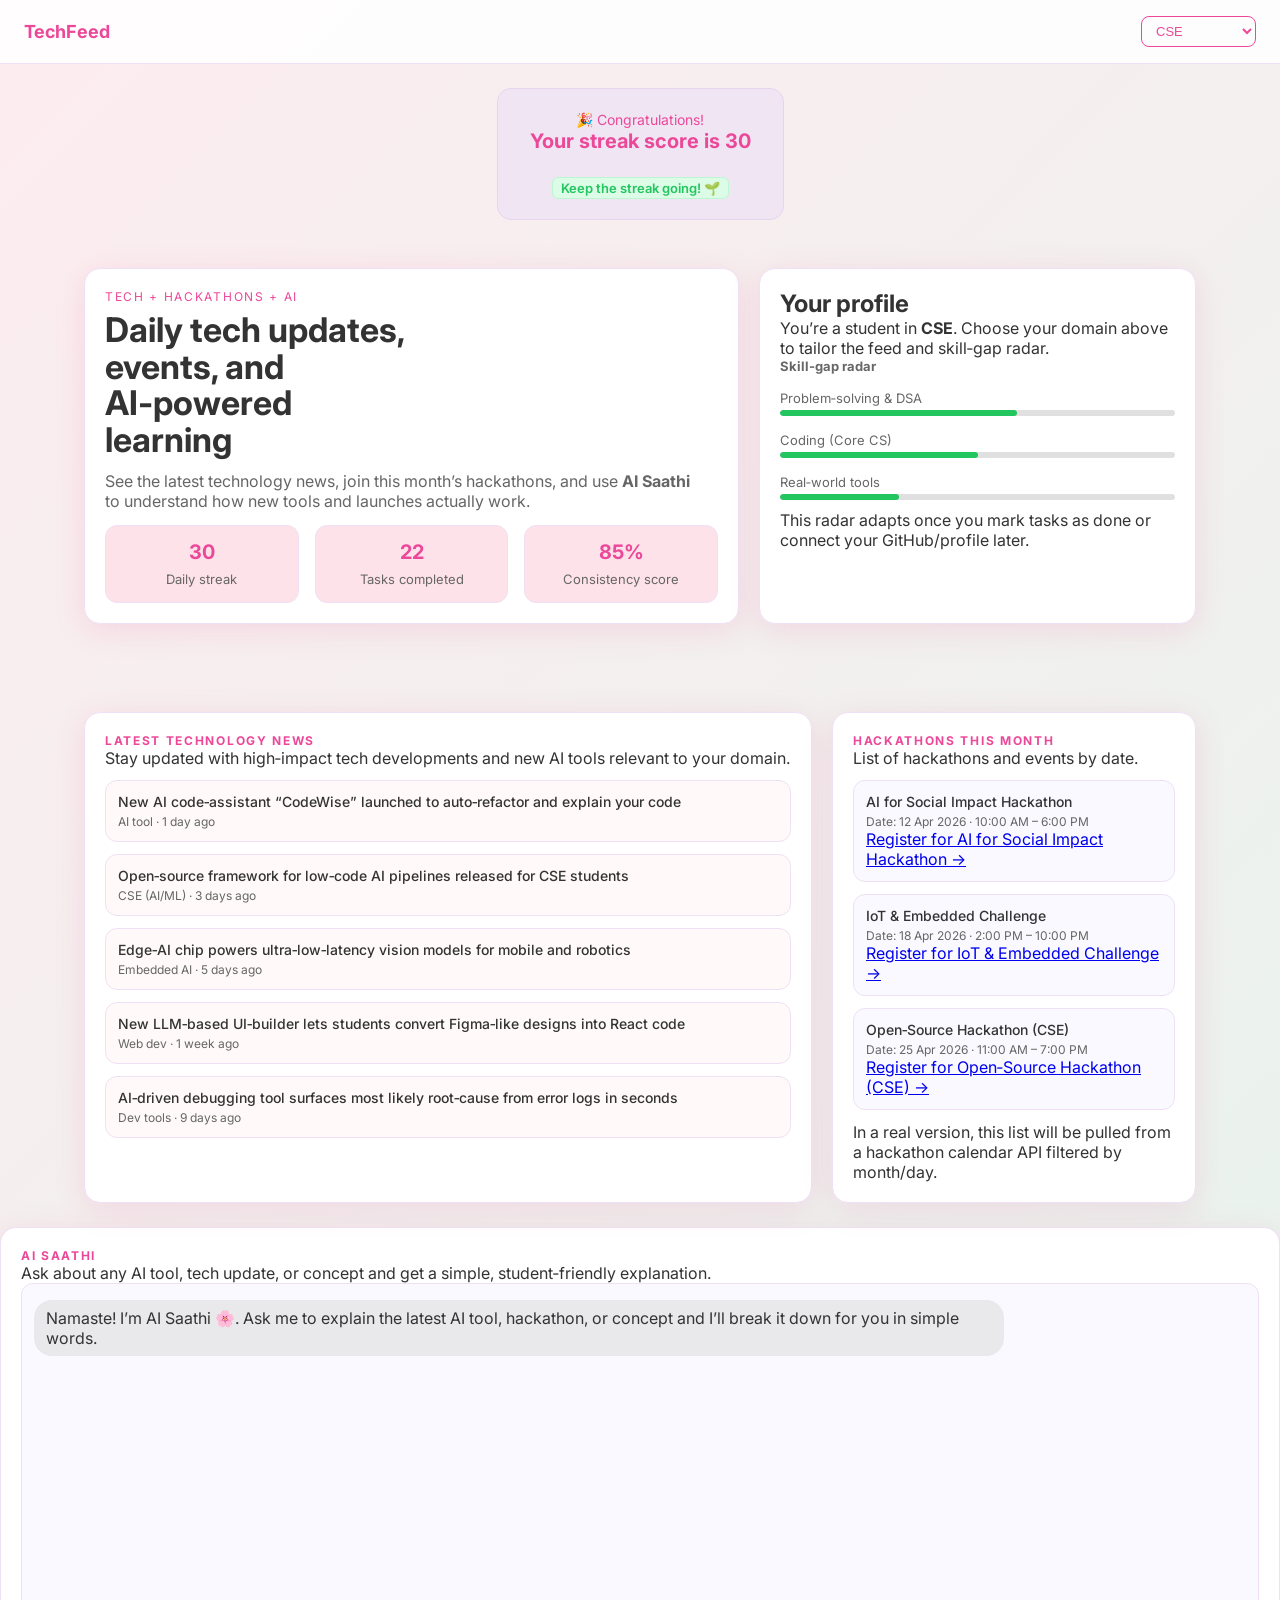
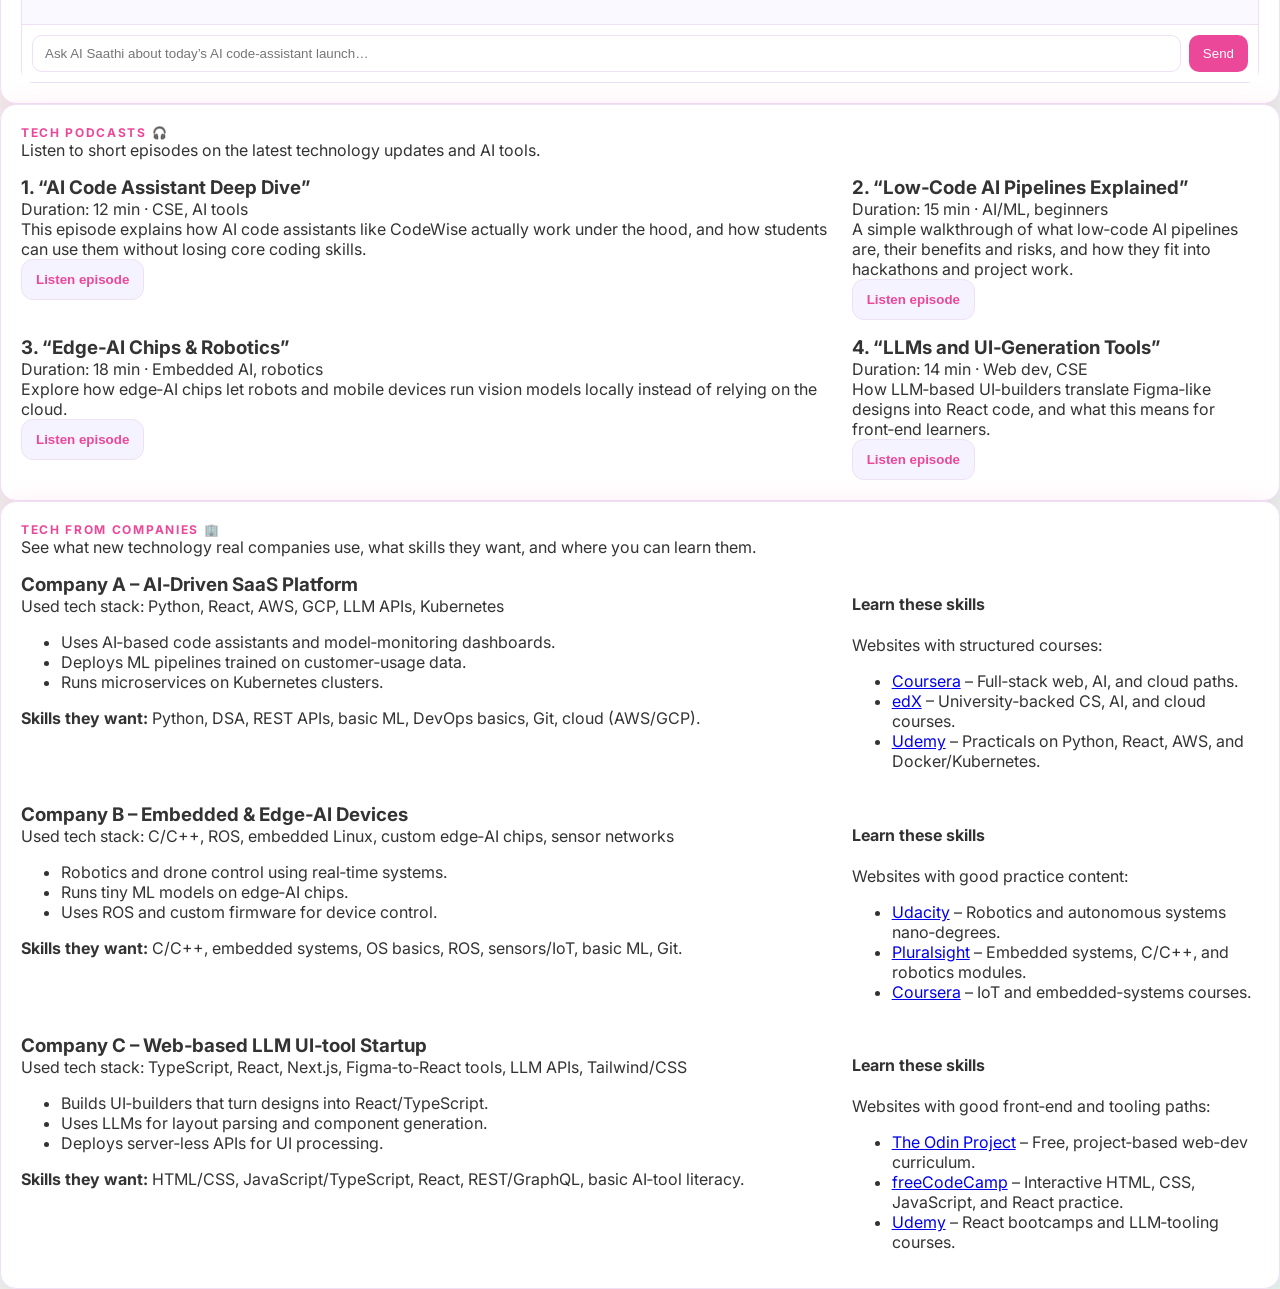
<file: index.html>
<!DOCTYPE html>
<html lang="en">
<head>
  <meta charset="UTF-8" />
  <meta name="viewport" content="width=device-width, initial-scale=1.0" />
  <title>TechFeed → News + Hackathons + AI</title>
  <link rel="preconnect" href="https://fonts.googleapis.com">
  <link rel="preconnect" href="https://fonts.gstatic.com" crossorigin>
  <link href="https://fonts.googleapis.com/css2?family=Inter:wght@400;500;600;700&display=swap" rel="stylesheet">
  <style>
    :root {
      /* Pink & green aesthetic */
      --bg: #fdecef;
      --card: #ffffff;
      --line: #f0e0f5;
      --text: #333;
      --muted: #666;
      --accent: #ec4899;
      --accent-light: #fee2e9;
      --primary: #22c55e;
      --primary-light: #dcfce7;
      --warn: #f59e0b;
      --radius: 16px;
    }
    * { box-sizing: border-box; }
    body {
      margin: 0;
      font-family: Inter, sans-serif;
      background: linear-gradient(135deg, #fdecef 0%, #def7ec 100%);
      color: var(--text);
    }
    .wrap {
      max-width: 1160px;
      margin: auto;
      padding: 24px;
    }
    .streak-banner {
      display: flex;
      justify-content: center;
      margin: 24px 0;
    }
    .streak-box {
      padding: 20px 32px;
      border-radius: 14px;
      background: #f0e6f3;
      border: 1px solid #e6d4f0;
      text-align: center;
    }
    .streak-box strong {
      color: var(--accent);
      font-size: 20px;
      display: block;
    }
    .streak-box span.green {
      color: var(--primary);
      font-size: 13px;
      font-weight: 600;
      display: inline-block;
      margin-top: 4px;
      padding: 2px 8px;
      border-radius: 6px;
      background: var(--primary-light);
      border: 1px solid #bbf7d0;
    }
    .card, .section {
      background: var(--card);
      border: 1px solid var(--line);
      border-radius: var(--radius);
      padding: 20px;
      box-shadow: 0 6px 30px rgba(236, 72, 153, 0.15);
    }
    .hero {
      display: grid;
      grid-template-columns: 1.2fr 0.8fr;
      gap: 20px;
      margin-bottom: 40px;
    }
    h1, h2, h3, p, select, label { margin: 0; }
    .eyebrow {
      color: var(--accent);
      font-size: 12px;
      letter-spacing: .14em;
      text-transform: uppercase;
    }
    .headline {
      font-size: 34px;
      line-height: 1.08;
      margin-top: 8px;
      max-width: 14ch;
    }
    .sub {
      margin-top: 12px;
      color: var(--muted);
      max-width: 60ch;
    }
    .grid-2 {
      display: grid;
      grid-template-columns: 2fr 1fr;
      gap: 20px;
      margin-top: 20px;
    }
    .grid-3 {
      display: grid;
      grid-template-columns: repeat(3, 1fr);
      gap: 16px;
      margin-top: 16px;
    }
    .stat {
      padding: 14px;
      border: 1px solid var(--line);
      border-radius: 12px;
      background: var(--accent-light);
      text-align: center;
    }
    .stat strong {
      display: block;
      font-size: 20px;
      margin-bottom: 4px;
      color: var(--accent);
    }
    .stat span {
      font-size: 13px;
      color: var(--muted);
    }
    .news-list, .hackathon-list {
      display: grid;
      gap: 12px;
      margin-top: 12px;
    }
    .news-item a {
      text-decoration: none;
      color: inherit;
      display: block;
    }
    .news-item a:hover {
      text-decoration: underline;
    }
    .news-item {
      padding: 12px;
      border: 1px solid var(--line);
      border-radius: 12px;
      background: #fff9f9;
    }
    .news-title {
      font-size: 14px;
      font-weight: 500;
      margin-bottom: 4px;
    }
    .news-meta {
      font-size: 12px;
      color: var(--muted);
    }
    .hackathon-list {
      display: grid;
      gap: 12px;
      margin-top: 12px;
    }
    .hack-event {
      padding: 12px;
      border: 1px solid var(--line);
      border-radius: 12px;
      background: #f9f9ff;
    }
    .hack-title {
      font-size: 14px;
      font-weight: 500;
      margin-bottom: 4px;
    }
    .hack-meta {
      font-size: 12px;
      color: var(--muted);
    }
    .chat-container {
      height: 400px;
      border: 1px solid var(--line);
      border-radius: 12px;
      background: #f9f9ff;
      display: flex;
      flex-direction: column;
    }
    .chat-messages {
      flex: 1;
      overflow-y: auto;
      padding: 12px;
      display: flex;
      flex-direction: column;
      gap: 8px;
    }
    .message {
      padding: 8px 12px;
      border-radius: 18px;
      max-width: 80%;
      margin-top: 4px;
      margin-bottom: 4px;
    }
    .message-user {
      background: var(--accent);
      color: white;
      align-self: flex-end;
    }
    .message-bot {
      background: #e9e9eb;
      color: var(--text);
      align-self: flex-start;
    }
    .chat-input {
      display: flex;
      gap: 8px;
      padding: 10px;
      border-top: 1px solid var(--line);
      background: #ffffff;
    }
    .chat-input input {
      flex: 1;
      padding: 10px 12px;
      border: 1px solid var(--line);
      border-radius: 10px;
      background: #ffffff;
    }
    .chat-input button {
      border: none;
      border-radius: 10px;
      padding: 0 14px;
      background: var(--accent);
      color: white;
    }
    .skill-gap {
      margin-top: 16px;
    }
    .skill-label {
      font-size: 13px;
      color: var(--muted);
      margin-bottom: 4px;
    }
    .skill-bar {
      height: 6px;
      background: #e0e0e0;
      border-radius: 3px;
      overflow: hidden;
      margin-top: 4px;
    }
    .skill-fill {
      height: 100%;
      background: var(--primary);
      border-radius: 3px;
    }
    header {
      display: flex;
      align-items: center;
      justify-content: space-between;
      padding: 16px 24px;
      border-bottom: 1px solid var(--line);
      background: rgba(255, 255, 255, 0.9);
    }
    .nav-brand {
      font-weight: 700;
      font-size: 18px;
      color: var(--accent);
    }
    .profile {
      display: flex;
      align-items: center;
      gap: 12px;
    }
    .domain-select {
      padding: 6px 10px;
      border: 1px solid var(--accent);
      border-radius: 8px;
      background: transparent;
      color: var(--accent);
      font-size: 13px;
    }

    .btn {
      border: none;
      border-radius: 12px;
      padding: 12px 14px;
      font-weight: 600;
      cursor: pointer;
    }
    .btn-ghost {
      background: #f5f3ff;
      color: var(--accent);
      border: 1px solid var(--line);
    }
    .btn-ghost:hover {
      background: #f0e6f3;
    }
  </style>
</head>
<body>
  <!-- Header -->
  <header>
    <div class="nav-brand">TechFeed</div>
    <div class="profile">
      <select id="userDomain" class="domain-select">
        <option value="cse">CSE</option>
        <option value="cse-ai-ml">CSE (AI/ML)</option>
        <option value="mech">Mechanical</option>
        <option value="civil">Civil</option>
      </select>
    </div>
  </header>

  <!-- Streak section -->
  <section class="streak-banner">
    <div class="streak-box">
      <span style="color:#ec4899;font-size:14px;">🎉 Congratulations!</span><br>
      <strong>Your streak score is 30</strong><br>
      <span class="green">Keep the streak going! 🌱</span>
    </div>
  </section>

  <!-- Hero + stats -->
  <section class="wrap hero">
    <div class="card">
      <div class="eyebrow">Tech + Hackathons + AI</div>
      <h1 class="headline">Daily tech updates, events, and AI‑powered learning</h1>
      <p class="sub">See the latest technology news, join this month’s hackathons, and use <strong>AI Saathi</strong> to understand how new tools and launches actually work.</p>
      <div class="grid-3" style="margin-top:14px">
        <div class="stat"><strong id="streak">30</strong><span>Daily streak</span></div>
        <div class="stat"><strong id="completed">22</strong><span>Tasks completed</span></div>
        <div class="stat"><strong id="rank">85%</strong><span>Consistency score</span></div>
      </div>
    </div>
    <div class="card">
      <h2>Your profile</h2>
      <p class="small">You’re a student in <strong id="selectedDomain">CSE (AI/ML)</strong>. Choose your domain above to tailor the feed and skill‑gap radar.</p>
      <h3 class="skill-label">Skill‑gap radar</h3>
      <div class="skill-gap">
        <div class="skill-label" id="label0">Math & Stats foundation</div>
        <div class="skill-bar"><div class="skill-fill" style="width:60%"></div></div>
      </div>
      <div class="skill-gap">
        <div class="skill-label" id="label1">ML model & pipeline coding</div>
        <div class="skill-bar"><div class="skill-fill" style="width:50%"></div></div>
      </div>
      <div class="skill-gap">
        <div class="skill-label" id="label2">Real‑world ML deployment</div>
        <div class="skill-bar"><div class="skill-fill" style="width:30%"></div></div>
      </div>
      <p class="small" style="margin-top:10px">
        This radar adapts once you mark tasks as done or connect your GitHub/profile later.
      </p>
    </div>
  </section>

  <!-- News + hackathons -->
  <section class="wrap grid-2">
    <div class="card">
      <h2 class="eyebrow">Latest technology news</h2>
      <p class="small">Stay updated with high‑impact tech developments and new AI tools relevant to your domain.</p>
      <div class="news-list">

        <div class="news-item">
          <a href="code.html" target="_blank">
            <div class="news-title">New AI code‑assistant “CodeWise” launched to auto‑refactor and explain your code</div>
            <div class="news-meta">AI tool · 1 day ago</div>
          </a>
        </div>

        <div class="news-item">
          <a href="lowcode-ai-pipeline.html" target="_blank">
            <div class="news-title">Open‑source framework for low‑code AI pipelines released for CSE students</div>
            <div class="news-meta">CSE (AI/ML) · 3 days ago</div>
          </a>
        </div>

        <div class="news-item">
          <a href="edge-ai-chip.html" target="_blank">
            <div class="news-title">Edge‑AI chip powers ultra‑low‑latency vision models for mobile and robotics</div>
            <div class="news-meta">Embedded AI · 5 days ago</div>
          </a>
        </div>

        <div class="news-item">
          <a href="llm-ui-builder.html" target="_blank">
            <div class="news-title">New LLM‑based UI‑builder lets students convert Figma‑like designs into React code</div>
            <div class="news-meta">Web dev · 1 week ago</div>
          </a>
        </div>

        <div class="news-item">
          <a href="ai-debugging-tool.html" target="_blank">
            <div class="news-title">AI‑driven debugging tool surfaces most likely root‑cause from error logs in seconds</div>
            <div class="news-meta">Dev tools · 9 days ago</div>
          </a>
        </div>

      </div>
    </div>
    <div class="card">
      <h2 class="eyebrow">Hackathons this month</h2>
      <p class="small">List of hackathons and events by date.</p>
      <div class="hackathon-list">
        <div class="hack-event">
          <div class="hack-title">AI for Social Impact Hackathon</div>
          <div class="hack-meta">Date: 12 Apr 2026 · 10:00 AM – 6:00 PM</div>
          <p class="small"><a href="https://www.unstop.com/aisocialimpact2026" target="_blank">Register for AI for Social Impact Hackathon →</a></p>
        </div>
        <div class="hack-event">
          <div class="hack-title">IoT & Embedded Challenge</div>
          <div class="hack-meta">Date: 18 Apr 2026 · 2:00 PM – 10:00 PM</div>
          <p class="small"><a href="https://www.hackerearth.com/iot-embedded-2026" target="_blank">Register for IoT & Embedded Challenge →</a></p>
        </div>
        <div class="hack-event">
          <div class="hack-title">Open‑Source Hackathon (CSE)</div>
          <div class="hack-meta">Date: 25 Apr 2026 · 11:00 AM – 7:00 PM</div>
          <p class="small"><a href="https://unstop.com/opensource-hackathon-cse" target="_blank">Register for Open‑Source Hackathon (CSE) →</a></p>
        </div>
      </div>
      <p class="small" style="margin-top:12px">
        In a real version, this list will be pulled from a hackathon calendar API filtered by month/day.
      </p>
    </div>
  </section>

  <!-- AI Saathi section -->
  <section class="card">
    <h2 class="eyebrow">AI Saathi</h2>
    <p class="small">Ask about any AI tool, tech update, or concept and get a simple, student‑friendly explanation.</p>
    <div class="chat-container">
      <div id="chatMessages" class="chat-messages">
        <div class="message message-bot">
          Namaste! I’m AI Saathi 🌸. Ask me to explain the latest AI tool, hackathon, or concept and I’ll break it down for you in simple words.
        </div>
      </div>
      <div class="chat-input">
        <input id="userMessage" placeholder="Ask AI Saathi about today’s AI code‑assistant launch…" />
        <button id="sendBtn">Send</button>
      </div>
    </div>
  </section>

  <!-- Tech Podcasts section -->
  <section class="card">
    <h2 class="eyebrow">Tech Podcasts 🎧</h2>
    <p class="small">Listen to short episodes on the latest technology updates and AI tools.</p>

    <div class="grid-2" style="margin-top:16px;gap:16px">
      <div>
        <h3>1. “AI Code Assistant Deep Dive”</h3>
        <p class="small">Duration: 12 min · CSE, AI tools</p>
        <p>This episode explains how AI code assistants like CodeWise actually work under the hood, and how students can use them without losing core coding skills.</p>
        <button class="btn btn-ghost" onclick="alert('This would play the podcast: AI Code Assistant Deep Dive.')">
          Listen episode
        </button>
      </div>
      <div>
        <h3>2. “Low‑Code AI Pipelines Explained”</h3>
        <p class="small">Duration: 15 min · AI/ML, beginners</p>
        <p>A simple walkthrough of what low‑code AI pipelines are, their benefits and risks, and how they fit into hackathons and project work.</p>
        <button class="btn btn-ghost" onclick="alert('This would play the podcast: Low‑Code AI Pipelines Explained.')">
          Listen episode
        </button>
      </div>
    </div>

    <div class="grid-2" style="margin-top:16px;gap:16px">
      <div>
        <h3>3. “Edge‑AI Chips & Robotics”</h3>
        <p class="small">Duration: 18 min · Embedded AI, robotics</p>
        <p>Explore how edge‑AI chips let robots and mobile devices run vision models locally instead of relying on the cloud.</p>
        <button class="btn btn-ghost" onclick="alert('This would play the podcast: Edge‑AI Chips & Robotics.')">
          Listen episode
        </button>
      </div>
      <div>
        <h3>4. “LLMs and UI‑Generation Tools”</h3>
        <p class="small">Duration: 14 min · Web dev, CSE</p>
        <p>How LLM‑based UI‑builders translate Figma‑like designs into React code, and what this means for front‑end learners.</p>
        <button class="btn btn-ghost" onclick="alert('This would play the podcast: LLMs and UI‑Generation Tools.')">
          Listen episode
        </button>
      </div>
    </div>
  </section>

  <!-- Tech from Companies + Courses -->
  <section class="card">
    <h2 class="eyebrow">Tech from Companies 🏢</h2>
    <p class="small">See what new technology real companies use, what skills they want, and where you can learn them.</p>

    <!-- Company 1 -->
    <div class="grid-2" style="margin-top:16px;gap:16px">
      <div>
        <h3>Company A – AI‑Driven SaaS Platform</h3>
        <p class="small">Used tech stack: Python, React, AWS, GCP, LLM APIs, Kubernetes</p>
        <ul>
          <li>Uses AI‑based code assistants and model‑monitoring dashboards.</li>
          <li>Deploys ML pipelines trained on customer‑usage data.</li>
          <li>Runs microservices on Kubernetes clusters.</li>
        </ul>
        <p><strong>Skills they want:</strong> Python, DSA, REST APIs, basic ML, DevOps basics, Git, cloud (AWS/GCP).</p>
      </div>
      <div>
        <h4>Learn these skills</h4>
        <p class="small">Websites with structured courses:</p>
        <ul>
          <li><a href="https://www.coursera.org" target="_blank">Coursera</a> – Full‑stack web, AI, and cloud paths.</li>
          <li><a href="https://www.edx.org" target="_blank">edX</a> – University‑backed CS, AI, and cloud courses.</li>
          <li><a href="https://www.udemy.com" target="_blank">Udemy</a> – Practicals on Python, React, AWS, and Docker/Kubernetes.</li>
        </ul>
      </div>
    </div>

    <!-- Company 2 -->
    <div class="grid-2" style="margin-top:16px;gap:16px">
      <div>
        <h3>Company B – Embedded & Edge‑AI Devices</h3>
        <p class="small">Used tech stack: C/C++, ROS, embedded Linux, custom edge‑AI chips, sensor networks</p>
        <ul>
          <li>Robotics and drone control using real‑time systems.</li>
          <li>Runs tiny ML models on edge‑AI chips.</li>
          <li>Uses ROS and custom firmware for device control.</li>
        </ul>
        <p><strong>Skills they want:</strong> C/C++, embedded systems, OS basics, ROS, sensors/IoT, basic ML, Git.</p>
      </div>
      <div>
        <h4>Learn these skills</h4>
        <p class="small">Websites with good practice content:</p>
        <ul>
          <li><a href="https://www.udacity.com" target="_blank">Udacity</a> – Robotics and autonomous systems nano‑degrees.</li>
          <li><a href="https://www.pluralsight.com" target="_blank">Pluralsight</a> – Embedded systems, C/C++, and robotics modules.</li>
          <li><a href="https://www.coursera.org" target="_blank">Coursera</a> – IoT and embedded‑systems courses.</li>
        </ul>
      </div>
    </div>

    <!-- Company 3 -->
    <div class="grid-2" style="margin-top:16px;gap:16px">
      <div>
        <h3>Company C – Web‑based LLM UI‑tool Startup</h3>
        <p class="small">Used tech stack: TypeScript, React, Next.js, Figma‑to‑React tools, LLM APIs, Tailwind/CSS</p>
        <ul>
          <li>Builds UI‑builders that turn designs into React/TypeScript.</li>
          <li>Uses LLMs for layout parsing and component generation.</li>
          <li>Deploys server‑less APIs for UI processing.</li>
        </ul>
        <p><strong>Skills they want:</strong> HTML/CSS, JavaScript/TypeScript, React, REST/GraphQL, basic AI‑tool literacy.</p>
      </div>
      <div>
        <h4>Learn these skills</h4>
        <p class="small">Websites with good front‑end and tooling paths:</p>
        <ul>
          <li><a href="https://www.theodinproject.com" target="_blank">The Odin Project</a> – Free, project‑based web‑dev curriculum.</li>
          <li><a href="https://www.freecodecamp.org" target="_blank">freeCodeCamp</a> – Interactive HTML, CSS, JavaScript, and React practice.</li>
          <li><a href="https://www.udemy.com" target="_blank">Udemy</a> – React bootcamps and LLM‑tooling courses.</li>
        </ul>
      </div>
    </div>
  </section>

  <!-- Script (basic domain + chat demo) -->
  <script>
    const userDomainEl = document.getElementById("userDomain");
    const selectedDomainEl = document.getElementById("selectedDomain");
    const chatMessages = document.getElementById("chatMessages");
    const userMessage = document.getElementById("userMessage");
    const sendBtn = document.getElementById("sendBtn");

    const labels = [
      document.getElementById("label0"),
      document.getElementById("label1"),
      document.getElementById("label2")
    ];

    function reloadProfile() {
      const value = userDomainEl.value;
      const text = userDomainEl.options[userDomainEl.selectedIndex].text;
      selectedDomainEl.textContent = text;

      if (value === "cse") {
        labels[0].textContent = "Problem‑solving & DSA";
        labels[1].textContent = "Coding (Core CS)";
        labels[2].textContent = "Real‑world tools";
      } else if (value === "cse-ai-ml") {
        labels[0].textContent = "Math & Stats foundation";
        labels[1].textContent = "ML model & pipeline coding";
        labels[2].textContent = "Real‑world ML deployment";
      } else if (value === "mech") {
        labels[0].textContent = "CAD & simulation tools";
        labels[1].textContent = "Manufacturing & materials";
        labels[2].textContent = "Robotics & automation basics";
      } else if (value === "civil") {
        labels[0].textContent = "Structural fundamentals";
        labels[1].textContent = "Construction tech & tools";
        labels[2].textContent = "Sustainable design skills";
      } else {
        labels[0].textContent = "Core fundamentals";
        labels[1].textContent = "Tools & software";
        labels[2].textContent = "Project & communication";
      }
    }

    userDomainEl.addEventListener("change", reloadProfile);
    reloadProfile();

    function addMessage(text, fromUser = true) {
      const div = document.createElement("div");
      div.className = "message " + (fromUser ? "message-user" : "message-bot");
      div.textContent = text;
      chatMessages.appendChild(div);
      chatMessages.scrollTop = chatMessages.scrollHeight;
    }

    sendBtn.addEventListener("click", () => {
      const text = userMessage.value.trim();
      if (!text) return;
      addMessage(text, true);
      userMessage.value = "";
      setTimeout(() => {
        addMessage("This is a demo response from AI Saathi. In a full app, this would call a real AI API and explain: \"" + text + "\"", false);
      }, 500);
    });

    userMessage.addEventListener("keydown", (e) => {
      if (e.key === "Enter") {
        sendBtn.click();
      }
    });
  </script>
</body>
</html>
</file>
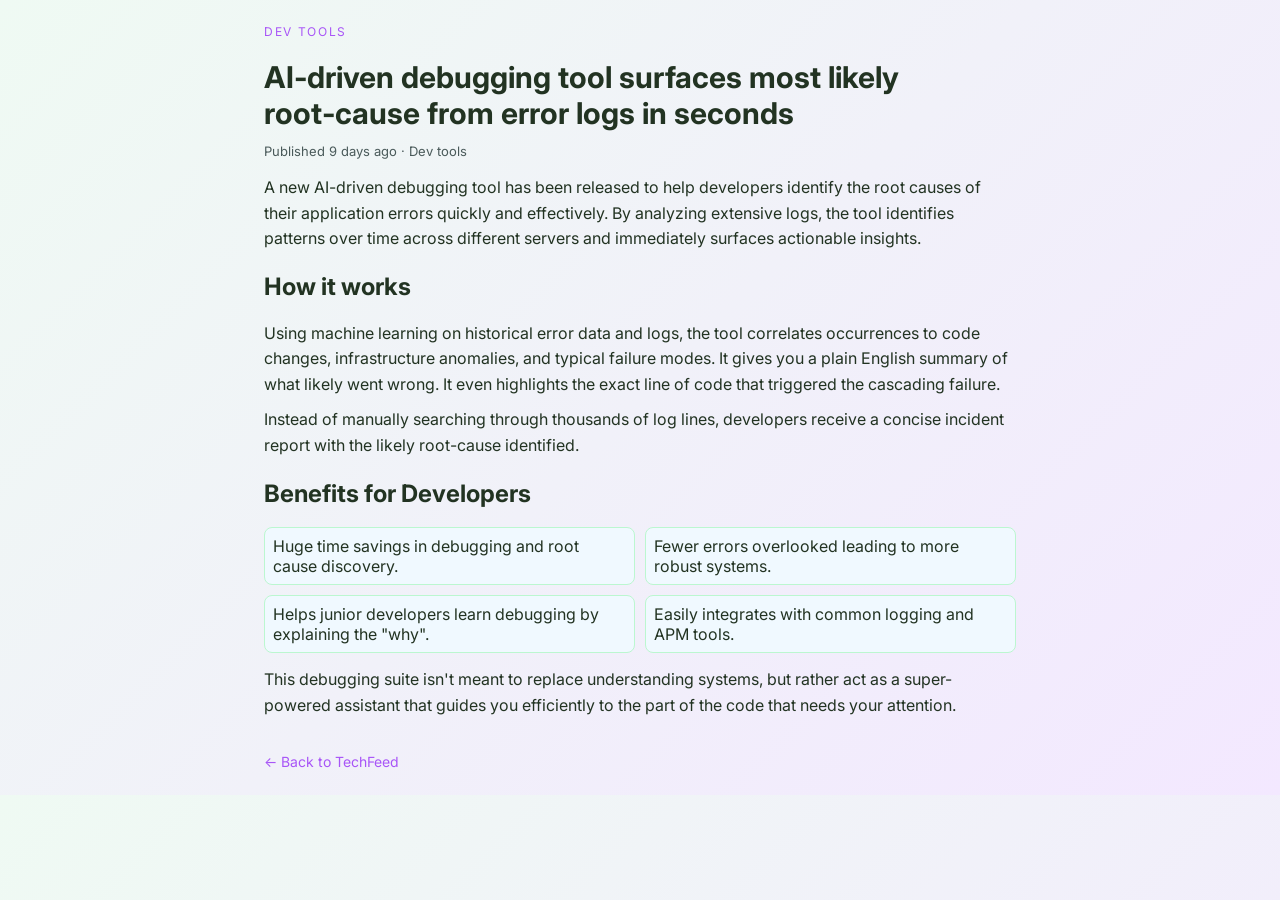
<file: ai-debugging-tool.html>
<!DOCTYPE html>
<html lang="en">
<head>
  <meta charset="UTF-8" />
  <meta name="viewport" content="width=device-width, initial-scale=1.0" />
  <title>AI‑driven Debugging Tool – Root-Cause Analysis</title>
  <link rel="preconnect" href="https://fonts.googleapis.com">
  <link rel="preconnect" href="https://fonts.gstatic.com" crossorigin>
  <link href="https://fonts.googleapis.com/css2?family=Inter:wght@400;500;600;700&display=swap" rel="stylesheet">
  <style>
    :root {
      --bg: #effaf3;
      --card: #ffffff;
      --line: #d1f4e3;
      --text: #223322;
      --muted: #4a5a5a;
      --accent: #a855f7;
      --accent-light: #f3e8ff;
      --primary: #22c55e;
      --primary-light: #dcfce7;
    }
    * { box-sizing: border-box; }
    body {
      margin: 0;
      font-family: Inter, sans-serif;
      background: linear-gradient(135deg, #effaf3 0%, #f3e8ff 100%);
      color: var(--text);
    }
    .wrap {
      max-width: 800px;
      margin: auto;
      padding: 24px;
    }
    h1 {
      font-size: 30px;
      margin-bottom: 12px;
    }
    .eyebrow {
      color: var(--accent);
      font-size: 12px;
      letter-spacing: .14em;
      text-transform: uppercase;
    }
    .meta {
      font-size: 13px;
      color: var(--muted);
      margin-bottom: 16px;
    }
    p {
      margin-top: 10px;
      margin-bottom: 10px;
      line-height: 1.6;
    }
    .benefits {
      display: grid;
      grid-template-columns: repeat(2, 1fr);
      gap: 10px;
      margin: 14px 0;
    }
    .benefit {
      padding: 8px;
      border-radius: 8px;
      background: #f0f9ff;
      border: 1px solid #bbf7d0;
    }
    .back-link {
      display: inline-block;
      margin-top: 24px;
      font-size: 14px;
      color: var(--accent);
      text-decoration: none;
    }
  </style>
</head>
<body>
  <div class="wrap">
    <div class="eyebrow">DEV TOOLS</div>
    <h1>AI‑driven debugging tool surfaces most likely root‑cause from error logs in seconds</h1>
    <div class="meta">Published 9 days ago · Dev tools</div>

    <p>A new AI-driven debugging tool has been released to help developers identify the root causes of their application errors quickly and effectively. By analyzing extensive logs, the tool identifies patterns over time across different servers and immediately surfaces actionable insights.</p>

    <h2>How it works</h2>
    <p>Using machine learning on historical error data and logs, the tool correlates occurrences to code changes, infrastructure anomalies, and typical failure modes. It gives you a plain English summary of what likely went wrong. It even highlights the exact line of code that triggered the cascading failure.</p>

    <p>Instead of manually searching through thousands of log lines, developers receive a concise incident report with the likely root-cause identified.</p>

    <h2>Benefits for Developers</h2>
    <div class="benefits">
      <div class="benefit">Huge time savings in debugging and root cause discovery.</div>
      <div class="benefit">Fewer errors overlooked leading to more robust systems.</div>
      <div class="benefit">Helps junior developers learn debugging by explaining the "why".</div>
      <div class="benefit">Easily integrates with common logging and APM tools.</div>
    </div>

    <p>This debugging suite isn't meant to replace understanding systems, but rather act as a super-powered assistant that guides you efficiently to the part of the code that needs your attention.</p>

    <a href="index.html" class="back-link">← Back to TechFeed</a>
  </div>
</body>
</html>
</file>
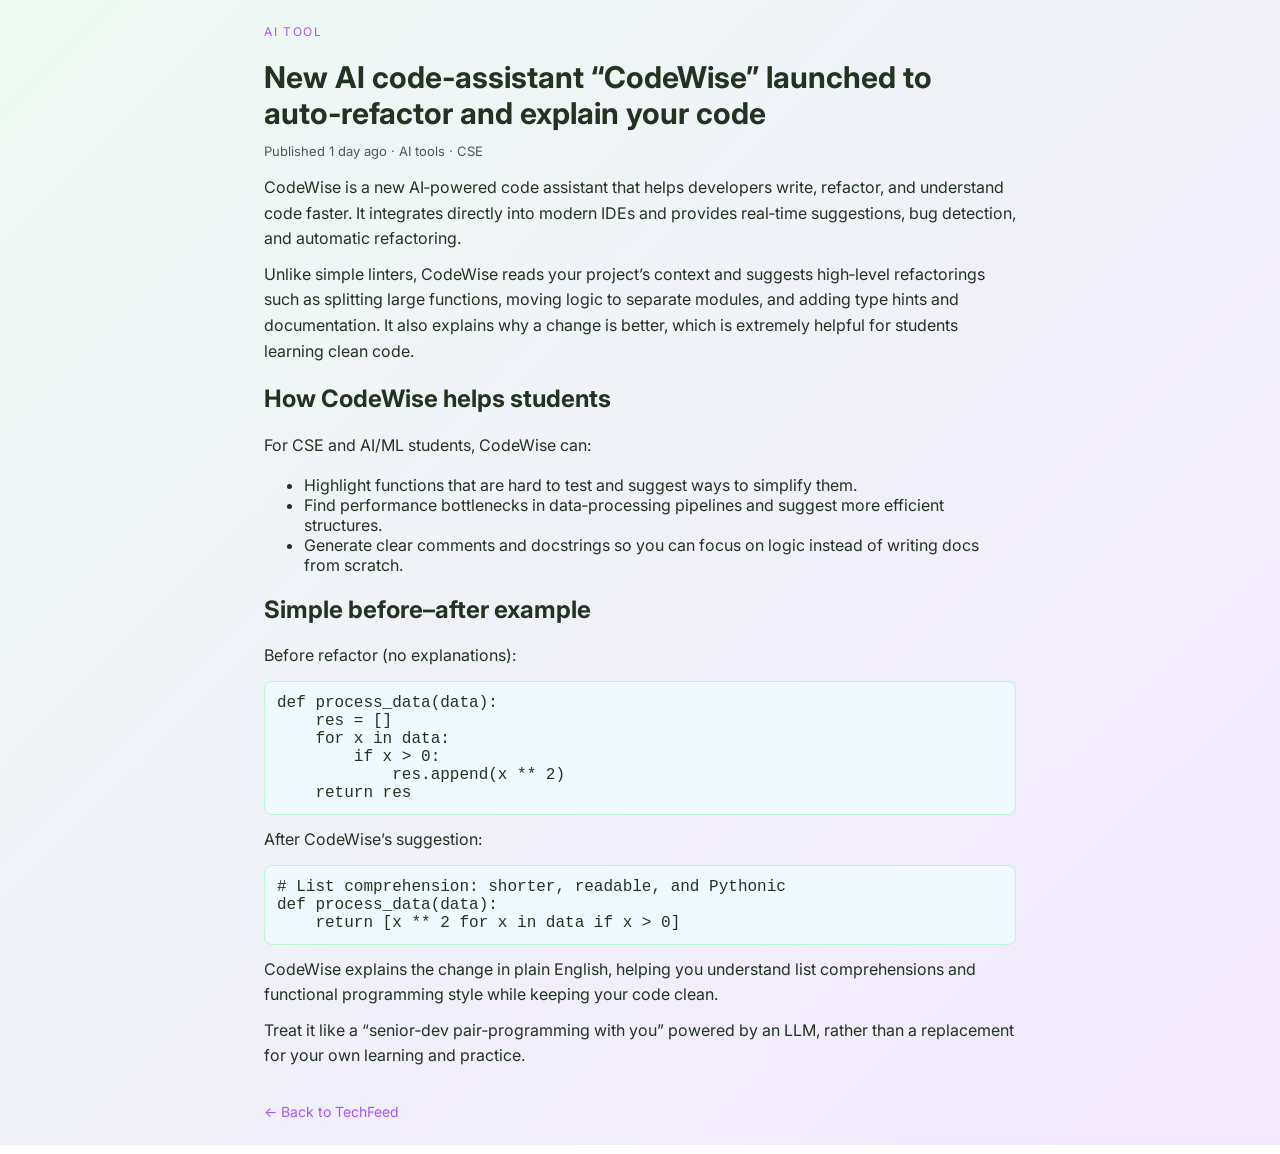
<file: code.html>
<!DOCTYPE html>
<html lang="en">
<head>
  <meta charset="UTF-8" />
  <meta name="viewport" content="width=device-width, initial-scale=1.0" />
  <title>AI Code‑assistant “CodeWise” – Deep Dive</title>
  <link rel="preconnect" href="https://fonts.googleapis.com">
  <link rel="preconnect" href="https://fonts.gstatic.com" crossorigin>
  <link href="https://fonts.googleapis.com/css2?family=Inter:wght@400;500;600;700&display=swap" rel="stylesheet">
  <style>
    :root {
      --bg: #effaf3;
      --card: #ffffff;
      --line: #d1f4e3;
      --text: #223322;
      --muted: #4a5a5a;
      --accent: #a855f7;
      --accent-light: #f3e8ff;
      --primary: #22c55e;
      --primary-light: #dcfce7;
    }
    * { box-sizing: border-box; }
    body {
      margin: 0;
      font-family: Inter, sans-serif;
      background: linear-gradient(135deg, #effaf3 0%, #f3e8ff 100%);
      color: var(--text);
    }
    .wrap {
      max-width: 800px;
      margin: auto;
      padding: 24px;
    }
    h1 {
      font-size: 30px;
      margin-bottom: 12px;
    }
    .eyebrow {
      color: var(--accent);
      font-size: 12px;
      letter-spacing: .14em;
      text-transform: uppercase;
    }
    .meta {
      font-size: 13px;
      color: var(--muted);
      margin-bottom: 16px;
    }
    p {
      margin-top: 10px;
      margin-bottom: 10px;
      line-height: 1.6;
    }
    pre {
      background: #f0f9ff;
      border-radius: 8px;
      padding: 12px;
      margin: 12px 0;
      overflow-x: auto;
      border: 1px solid #bbf7d0;
    }
    code {
      font-family: Consolas, Monaco, monospace;
    }
    .back-link {
      display: inline-block;
      margin-top: 24px;
      font-size: 14px;
      color: var(--accent);
      text-decoration: none;
    }
  </style>
</head>
<body>
  <div class="wrap">
    <div class="eyebrow">AI TOOL</div>
    <h1>New AI code‑assistant “CodeWise” launched to auto‑refactor and explain your code</h1>
    <div class="meta">Published 1 day ago · AI tools · CSE</div>

    <p>CodeWise is a new AI‑powered code assistant that helps developers write, refactor, and understand code faster. It integrates directly into modern IDEs and provides real‑time suggestions, bug detection, and automatic refactoring.</p>

    <p>Unlike simple linters, CodeWise reads your project’s context and suggests high‑level refactorings such as splitting large functions, moving logic to separate modules, and adding type hints and documentation. It also explains why a change is better, which is extremely helpful for students learning clean code.</p>

    <h2>How CodeWise helps students</h2>
    <p>For CSE and AI/ML students, CodeWise can:</p>
    <ul>
      <li>Highlight functions that are hard to test and suggest ways to simplify them.</li>
      <li>Find performance bottlenecks in data‑processing pipelines and suggest more efficient structures.</li>
      <li>Generate clear comments and docstrings so you can focus on logic instead of writing docs from scratch.</li>
    </ul>

    <h2>Simple before–after example</h2>
    <p>Before refactor (no explanations):</p>
    <pre><code>def process_data(data):
    res = []
    for x in data:
        if x &gt; 0:
            res.append(x ** 2)
    return res</code></pre>

    <p>After CodeWise’s suggestion:</p>
    <pre><code># List comprehension: shorter, readable, and Pythonic
def process_data(data):
    return [x ** 2 for x in data if x &gt; 0]</code></pre>

    <p>CodeWise explains the change in plain English, helping you understand list comprehensions and functional programming style while keeping your code clean.</p>

    <p>Treat it like a “senior‑dev pair‑programming with you” powered by an LLM, rather than a replacement for your own learning and practice.</p>

    <a href="index.html" class="back-link">← Back to TechFeed</a>
  </div>
</body>
</html>
</file>
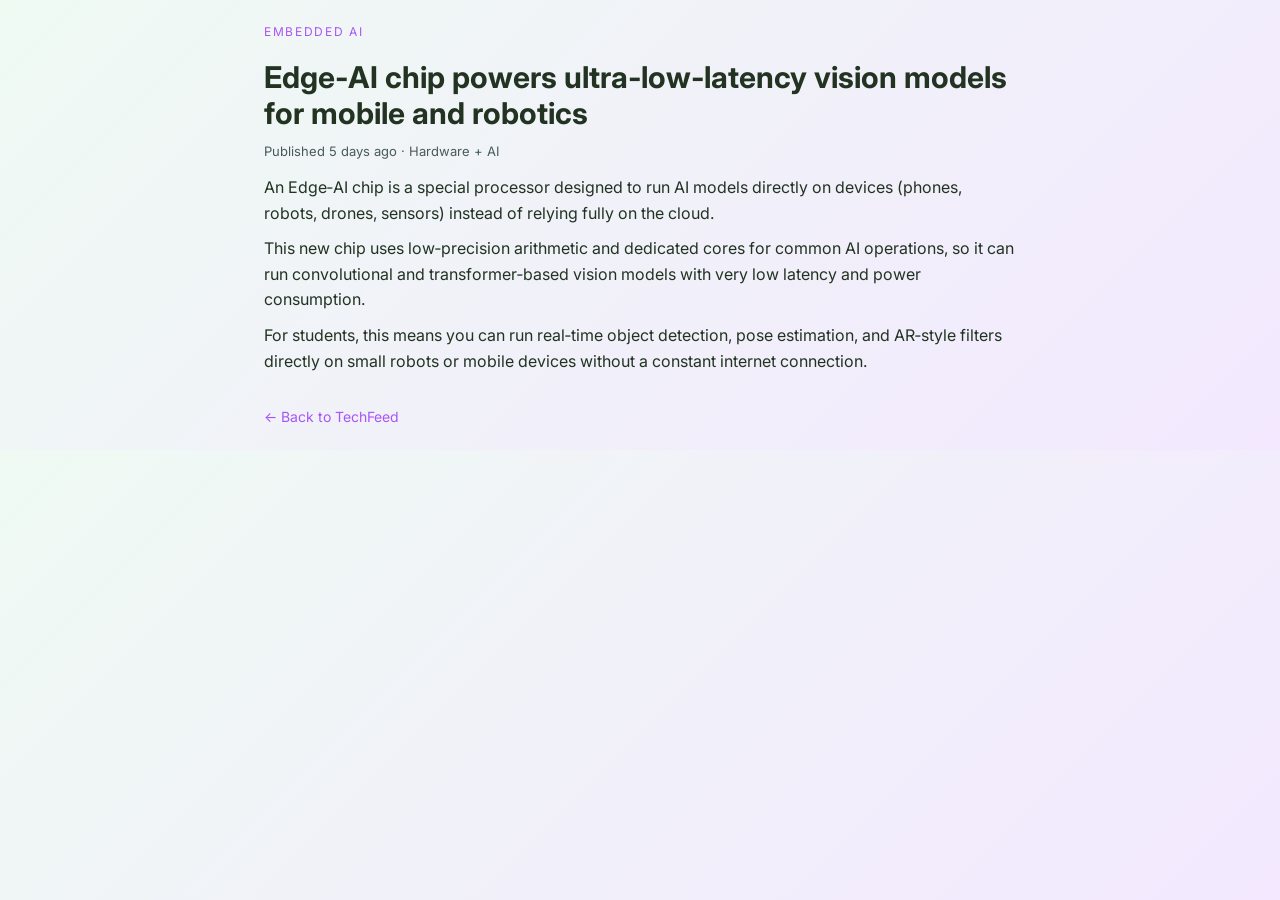
<file: edge-ai-chip.html>
<!DOCTYPE html>
<html lang="en">
<head>
  <meta charset="UTF-8" />
  <meta name="viewport" content="width=device-width, initial-scale=1.0" />
  <title>Edge‑AI Chip – Ultra‑low‑latency Vision</title>
  <link rel="preconnect" href="https://fonts.googleapis.com">
  <link rel="preconnect" href="https://fonts.gstatic.com" crossorigin>
  <link href="https://fonts.googleapis.com/css2?family=Inter:wght@400;500;600;700&display=swap" rel="stylesheet">
  <style>
    :root {
      --bg: #effaf3;
      --card: #ffffff;
      --line: #d1f4e3;
      --text: #223322;
      --muted: #4a5a5a;
      --accent: #a855f7;
      --accent-light: #f3e8ff;
      --primary: #22c55e;
      --primary-light: #dcfce7;
    }
    * { box-sizing: border-box; }
    body {
      margin: 0;
      font-family: Inter, sans-serif;
      background: linear-gradient(135deg, #effaf3 0%, #f3e8ff 100%);
      color: var(--text);
    }
    .wrap {
      max-width: 800px;
      margin: auto;
      padding: 24px;
    }
    h1 {
      font-size: 30px;
      margin-bottom: 12px;
    }
    .eyebrow {
      color: var(--accent);
      font-size: 12px;
      letter-spacing: .14em;
      text-transform: uppercase;
    }
    .meta {
      font-size: 13px;
      color: var(--muted);
      margin-bottom: 16px;
    }
    p {
      margin-top: 10px;
      margin-bottom: 10px;
      line-height: 1.6;
    }
    .back-link {
      display: inline-block;
      margin-top: 24px;
      font-size: 14px;
      color: var(--accent);
      text-decoration: none;
    }
  </style>
</head>
<body>
  <div class="wrap">
    <div class="eyebrow">EMBEDDED AI</div>
    <h1>Edge‑AI chip powers ultra‑low‑latency vision models for mobile and robotics</h1>
    <div class="meta">Published 5 days ago · Hardware + AI</div>

    <p>An Edge‑AI chip is a special processor designed to run AI models directly on devices (phones, robots, drones, sensors) instead of relying fully on the cloud.</p>

    <p>This new chip uses low‑precision arithmetic and dedicated cores for common AI operations, so it can run convolutional and transformer‑based vision models with very low latency and power consumption.</p>

    <p>For students, this means you can run real‑time object detection, pose estimation, and AR‑style filters directly on small robots or mobile devices without a constant internet connection.</p>

    <a href="index.html" class="back-link">← Back to TechFeed</a>
  </div>
</body>
</html>
</file>
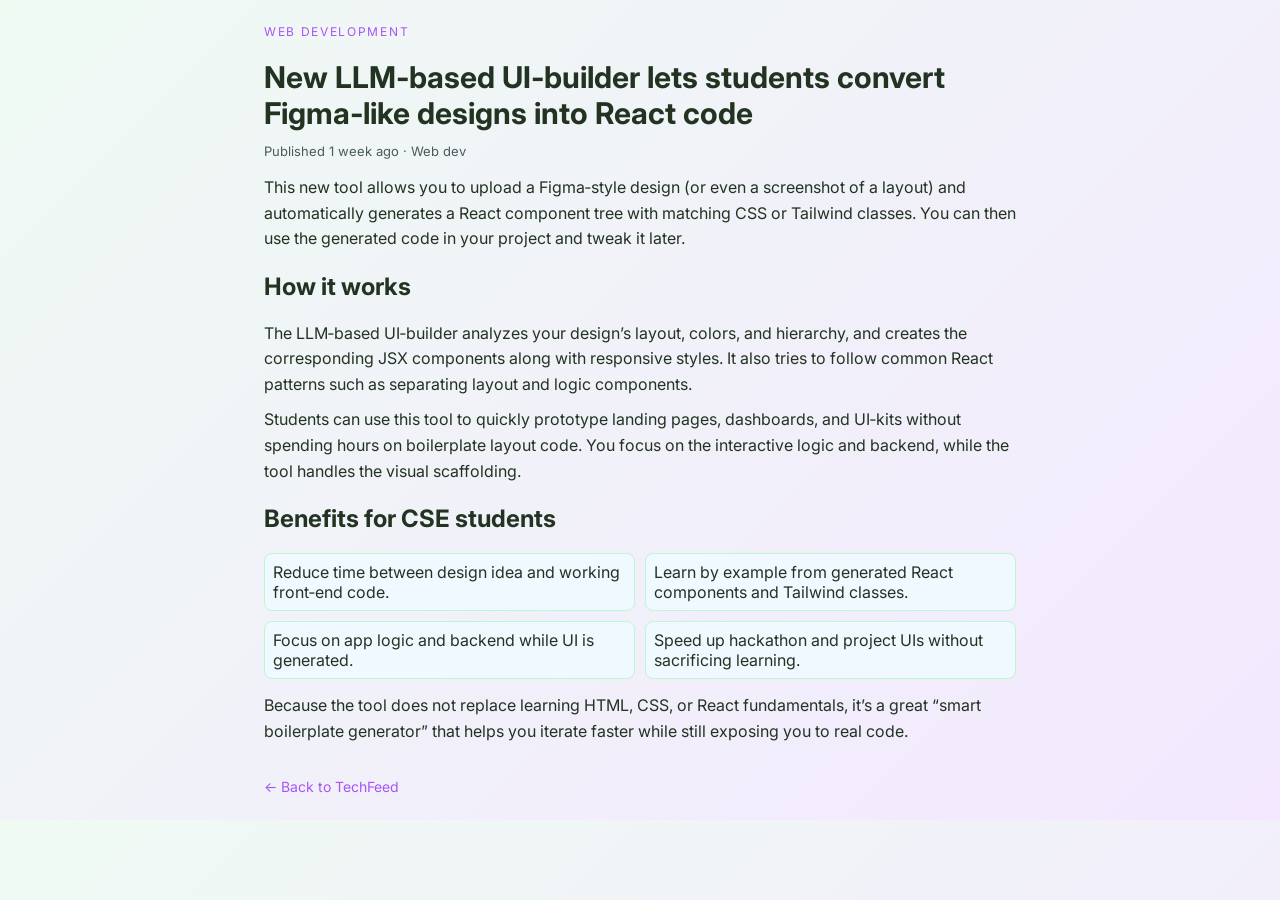
<file: llm-ui-builder.html>
<!DOCTYPE html>
<html lang="en">
<head>
  <meta charset="UTF-8" />
  <meta name="viewport" content="width=device-width, initial-scale=1.0" />
  <title>LLM‑Based UI‑Builder – From Figma to React</title>
  <link rel="preconnect" href="https://fonts.googleapis.com">
  <link rel="preconnect" href="https://fonts.gstatic.com" crossorigin>
  <link href="https://fonts.googleapis.com/css2?family=Inter:wght@400;500;600;700&display=swap" rel="stylesheet">
  <style>
    :root {
      --bg: #effaf3;
      --card: #ffffff;
      --line: #d1f4e3;
      --text: #223322;
      --muted: #4a5a5a;
      --accent: #a855f7;
      --accent-light: #f3e8ff;
      --primary: #22c55e;
      --primary-light: #dcfce7;
    }
    * { box-sizing: border-box; }
    body {
      margin: 0;
      font-family: Inter, sans-serif;
      background: linear-gradient(135deg, #effaf3 0%, #f3e8ff 100%);
      color: var(--text);
    }
    .wrap {
      max-width: 800px;
      margin: auto;
      padding: 24px;
    }
    h1 {
      font-size: 30px;
      margin-bottom: 12px;
    }
    .eyebrow {
      color: var(--accent);
      font-size: 12px;
      letter-spacing: .14em;
      text-transform: uppercase;
    }
    .meta {
      font-size: 13px;
      color: var(--muted);
      margin-bottom: 16px;
    }
    p {
      margin-top: 10px;
      margin-bottom: 10px;
      line-height: 1.6;
    }
    .benefits {
      display: grid;
      grid-template-columns: repeat(2, 1fr);
      gap: 10px;
      margin: 14px 0;
    }
    .benefit {
      padding: 8px;
      border-radius: 8px;
      background: #f0f9ff;
      border: 1px solid #bbf7d0;
    }
    .back-link {
      display: inline-block;
      margin-top: 24px;
      font-size: 14px;
      color: var(--accent);
      text-decoration: none;
    }
  </style>
</head>
<body>
  <div class="wrap">
    <div class="eyebrow">WEB DEVELOPMENT</div>
    <h1>New LLM‑based UI‑builder lets students convert Figma‑like designs into React code</h1>
    <div class="meta">Published 1 week ago · Web dev</div>

    <p>This new tool allows you to upload a Figma‑style design (or even a screenshot of a layout) and automatically generates a React component tree with matching CSS or Tailwind classes. You can then use the generated code in your project and tweak it later.</p>

    <h2>How it works</h2>
    <p>The LLM‑based UI‑builder analyzes your design’s layout, colors, and hierarchy, and creates the corresponding JSX components along with responsive styles. It also tries to follow common React patterns such as separating layout and logic components.</p>

    <p>Students can use this tool to quickly prototype landing pages, dashboards, and UI‑kits without spending hours on boilerplate layout code. You focus on the interactive logic and backend, while the tool handles the visual scaffolding.</p>

    <h2>Benefits for CSE students</h2>
    <div class="benefits">
      <div class="benefit">Reduce time between design idea and working front‑end code.</div>
      <div class="benefit">Learn by example from generated React components and Tailwind classes.</div>
      <div class="benefit">Focus on app logic and backend while UI is generated.</div>
      <div class="benefit">Speed up hackathon and project UIs without sacrificing learning.</div>
    </div>

    <p>Because the tool does not replace learning HTML, CSS, or React fundamentals, it’s a great “smart boilerplate generator” that helps you iterate faster while still exposing you to real code.</p>

    <a href="index.html" class="back-link">← Back to TechFeed</a>
  </div>
</body>
</html>
</file>
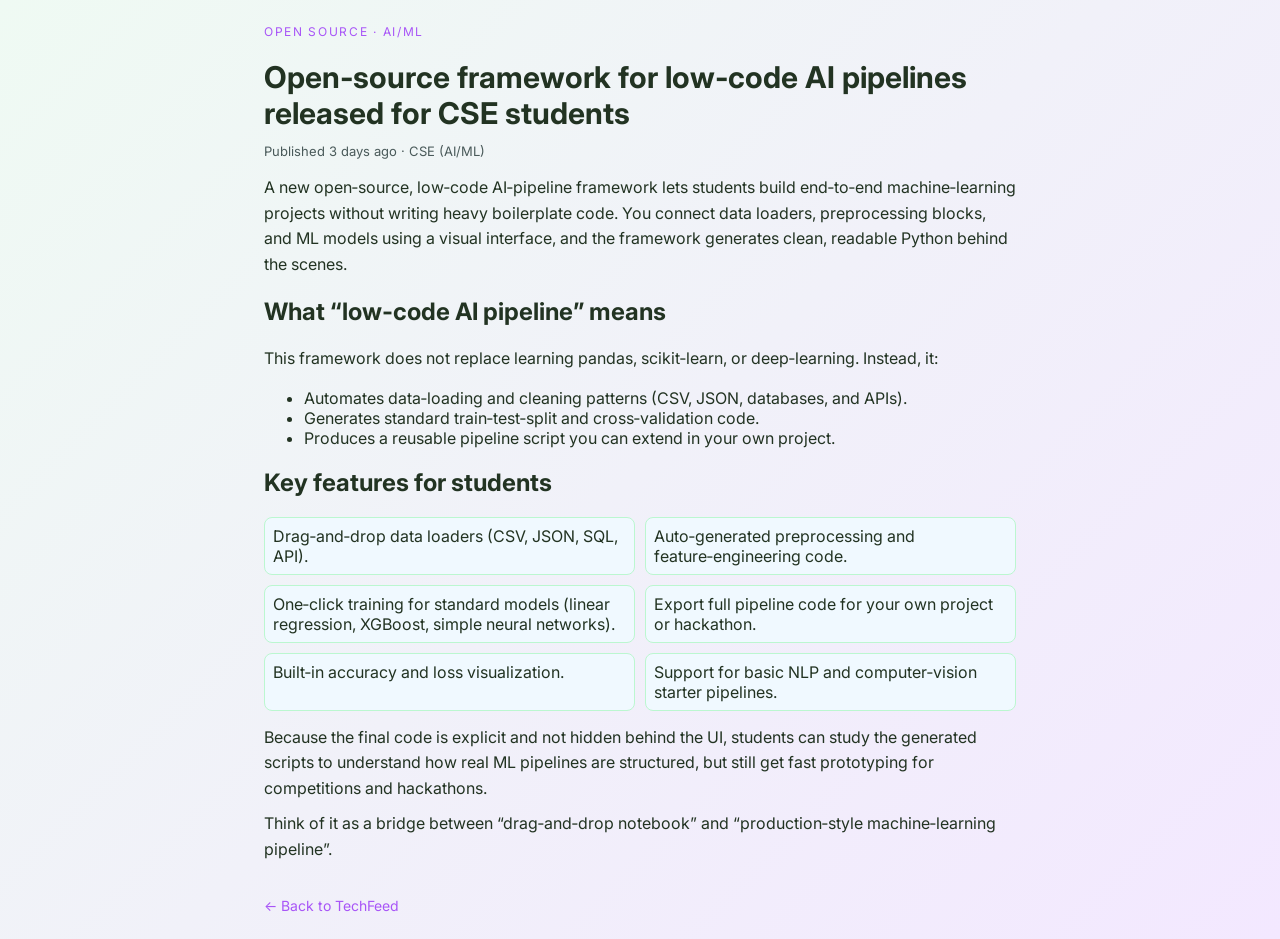
<file: lowcode-ai-pipeline.html>
<!DOCTYPE html>
<html lang="en">
<head>
  <meta charset="UTF-8" />
  <meta name="viewport" content="width=device-width, initial-scale=1.0" />
  <title>Low‑Code AI Pipeline Framework – CSE Students</title>
  <link rel="preconnect" href="https://fonts.googleapis.com">
  <link rel="preconnect" href="https://fonts.gstatic.com" crossorigin>
  <link href="https://fonts.googleapis.com/css2?family=Inter:wght@400;500;600;700&display=swap" rel="stylesheet">
  <style>
    :root {
      --bg: #effaf3;
      --card: #ffffff;
      --line: #d1f4e3;
      --text: #223322;
      --muted: #4a5a5a;
      --accent: #a855f7;
      --accent-light: #f3e8ff;
      --primary: #22c55e;
      --primary-light: #dcfce7;
    }
    * { box-sizing: border-box; }
    body {
      margin: 0;
      font-family: Inter, sans-serif;
      background: linear-gradient(135deg, #effaf3 0%, #f3e8ff 100%);
      color: var(--text);
    }
    .wrap {
      max-width: 800px;
      margin: auto;
      padding: 24px;
    }
    h1 {
      font-size: 30px;
      margin-bottom: 12px;
    }
    .eyebrow {
      color: var(--accent);
      font-size: 12px;
      letter-spacing: .14em;
      text-transform: uppercase;
    }
    .meta {
      font-size: 13px;
      color: var(--muted);
      margin-bottom: 16px;
    }
    p {
      margin-top: 10px;
      margin-bottom: 10px;
      line-height: 1.6;
    }
    .features {
      display: grid;
      grid-template-columns: repeat(2, 1fr);
      gap: 10px;
      margin: 14px 0;
    }
    .feature {
      padding: 8px;
      border-radius: 8px;
      background: #f0f9ff;
      border: 1px solid #bbf7d0;
    }
    .back-link {
      display: inline-block;
      margin-top: 24px;
      font-size: 14px;
      color: var(--accent);
      text-decoration: none;
    }
  </style>
</head>
<body>
  <div class="wrap">
    <div class="eyebrow">OPEN SOURCE · AI/ML</div>
    <h1>Open‑source framework for low‑code AI pipelines released for CSE students</h1>
    <div class="meta">Published 3 days ago · CSE (AI/ML)</div>

    <p>A new open‑source, low‑code AI‑pipeline framework lets students build end‑to‑end machine‑learning projects without writing heavy boilerplate code. You connect data loaders, preprocessing blocks, and ML models using a visual interface, and the framework generates clean, readable Python behind the scenes.</p>

    <h2>What “low‑code AI pipeline” means</h2>
    <p>This framework does not replace learning pandas, scikit‑learn, or deep‑learning. Instead, it:</p>
    <ul>
      <li>Automates data‑loading and cleaning patterns (CSV, JSON, databases, and APIs).</li>
      <li>Generates standard train‑test‑split and cross‑validation code.</li>
      <li>Produces a reusable pipeline script you can extend in your own project.</li>
    </ul>

    <h2>Key features for students</h2>
    <div class="features">
      <div class="feature">Drag‑and‑drop data loaders (CSV, JSON, SQL, API).</div>
      <div class="feature">Auto‑generated preprocessing and feature‑engineering code.</div>
      <div class="feature">One‑click training for standard models (linear regression, XGBoost, simple neural networks).</div>
      <div class="feature">Export full pipeline code for your own project or hackathon.</div>
      <div class="feature">Built‑in accuracy and loss visualization.</div>
      <div class="feature">Support for basic NLP and computer‑vision starter pipelines.</div>
    </div>

    <p>Because the final code is explicit and not hidden behind the UI, students can study the generated scripts to understand how real ML pipelines are structured, but still get fast prototyping for competitions and hackathons.</p>

    <p>Think of it as a bridge between “drag‑and‑drop notebook” and “production‑style machine‑learning pipeline”.</p>

    <a href="index.html" class="back-link">← Back to TechFeed</a>
  </div>
</body>
</html>
</file>
